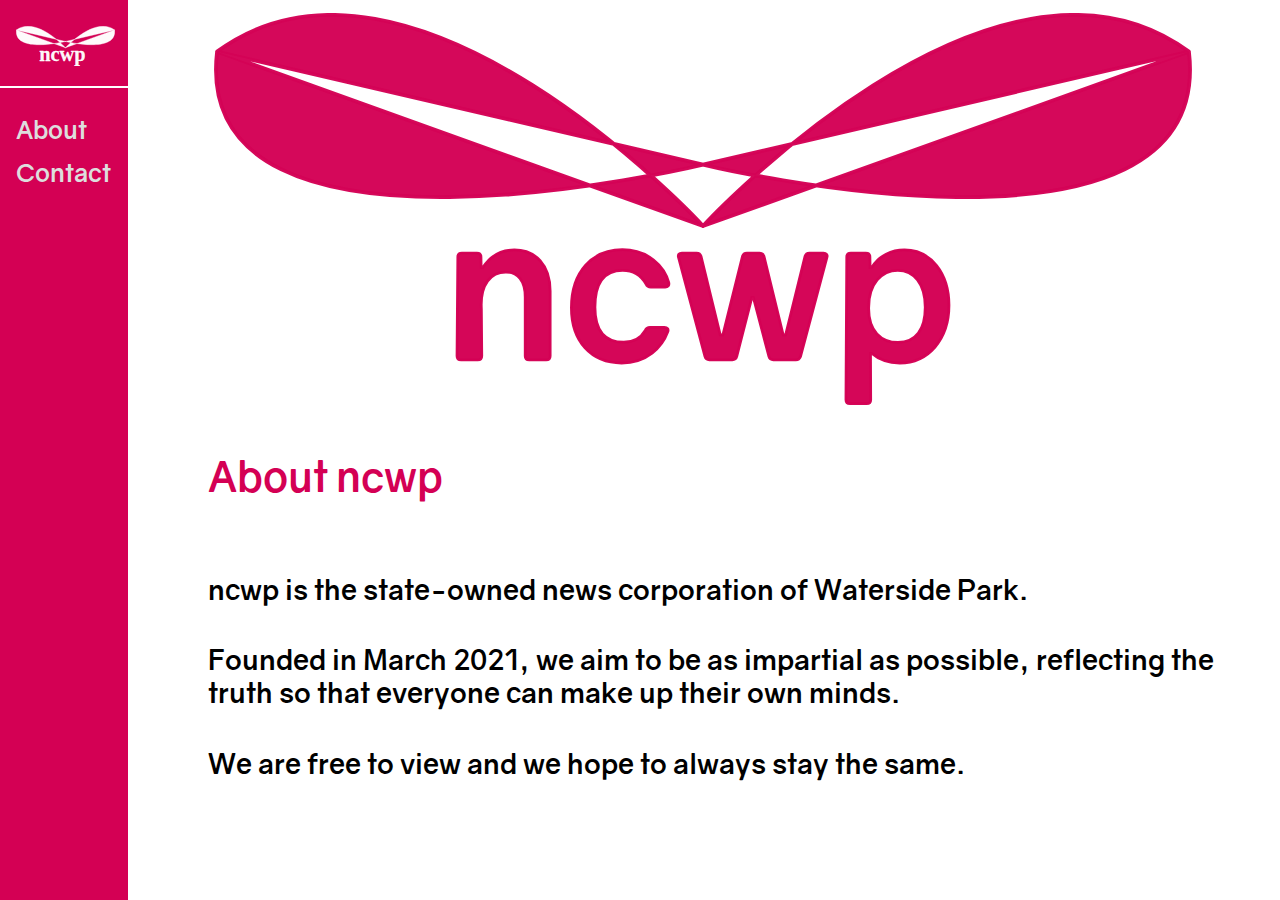
<file: about/index.html>
<!doctype html>
<html lang="en">
  <head>
    <link rel="shortcut icon" type="image/x-icon" href="/favicon.ico">
    <title>ncwp - About</title>
    <link rel="stylesheet" href="/style.css">
    <meta name="viewport" content="width=device-width, initial-scale=1">
  </head>
  <body>

<div class="sidenav">
  <a href="/"><img src="/assets/ncwp.svg" width="95%"></a>
  <hr color="ffffff">
  <a></a>
  <a href="/about">About</a>
  <a href="/contact">Contact</a>
</div>

<div class="main">
  <div class="gallery">
    <img src="/assets/ncwpred.svg" alt="NCWP Logo">
  </div>
  <div class="clear"></div>
  <h2 style="color:#d40054">About ncwp</h2>
  <div class="clear"></div>
  <h4>ncwp is the state-owned news corporation of Waterside Park.</h4>
  <h4>Founded in March 2021, we aim to be as impartial as possible, reflecting the truth so that everyone can make up their own minds.</h4>
  <h4>We are free to view and we hope to always stay the same.</h4>
</div>
</file>
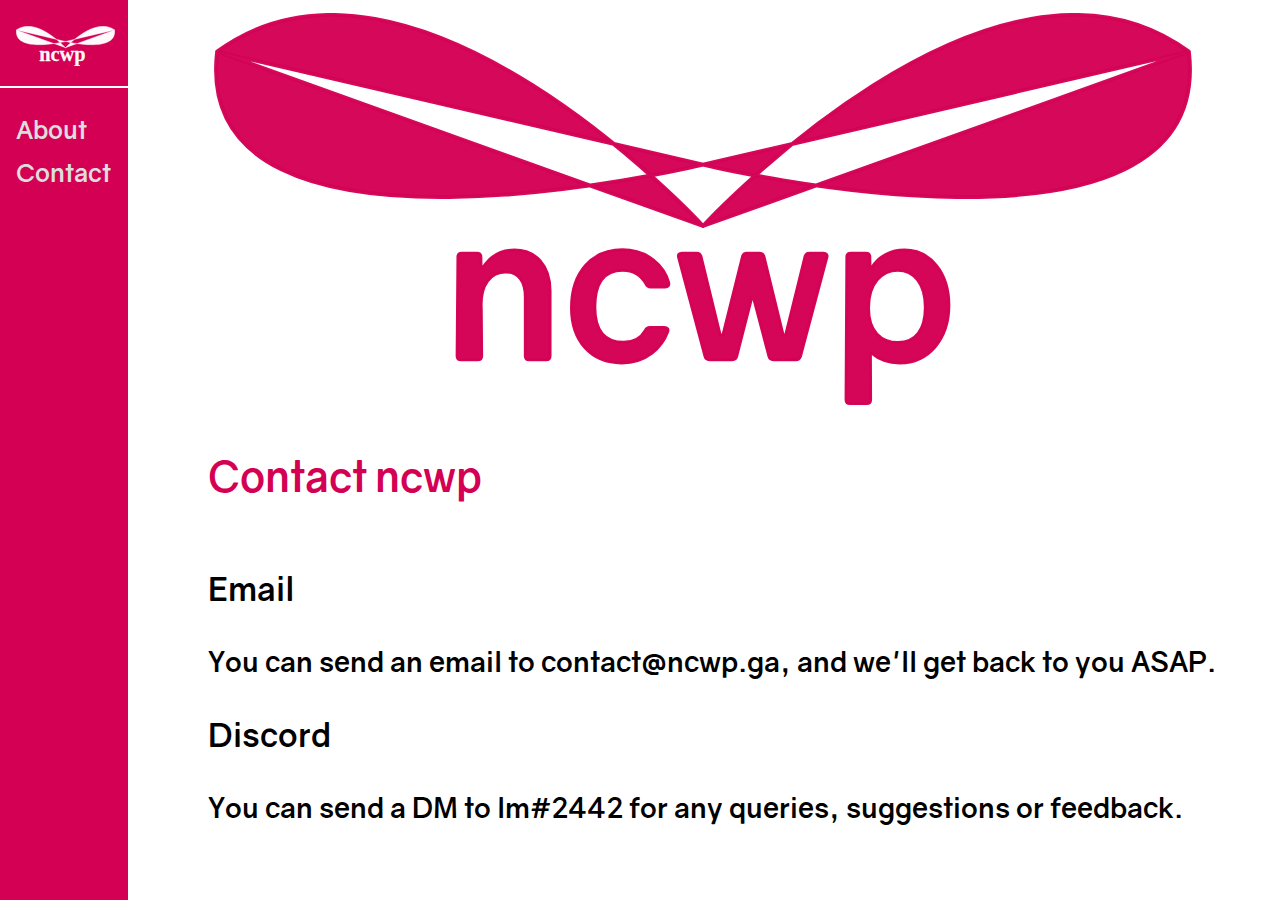
<file: contact/index.html>
<!doctype html>
<html lang="en">
  <head>
    <link rel="shortcut icon" type="image/x-icon" href="/favicon.ico">
    <title>ncwp - contact</title>
    <link rel="stylesheet" href="/style.css">
    <meta name="viewport" content="width=device-width, initial-scale=1">
  </head>
  <body>

<div class="sidenav">
  <a href="/"><img src="/assets/ncwp.svg" width="95%"></a>
  <hr color="ffffff">
  <a></a>
  <a href="/about">About</a>
  <a href="/contact">Contact</a>
</div>

<div class="main">
  <div class="gallery">
    <img src="/assets/ncwpred.svg" alt="NCWP Logo">
  </div>
  <div class="clear"></div>
  <h2 style="color:#d40054">Contact ncwp</h2>
  <div class="clear"></div>
  <h3>Email</h3>
  <h4>You can send an email to contact@ncwp.ga, and we'll get back to you ASAP.</h4>
  <h3>Discord</h3>
  <h4>You can send a DM to lm#2442 for any queries, suggestions or feedback.</h4>
</div>
</file>
<file: style.css>
body {
  font-family: Gravity;
  src: url(/fonts/Gravity-Bold.otf);
}

@font-face {
    font-family: Gravity;
    src: url(/fonts/Gravity-Bold.otf);
}

.sidenav {
  height: 100%;
  width: 10%;
  position: fixed;
  z-index: 1;
  top: 0;
  left: 0;
  background-color: #d40054;
  overflow-x: hidden;
  padding-top: 20px;
  font-family: Gravity;
}

.sidenav a {
  padding: 6px 8px 6px 16px;
  text-decoration: none;
  font-size: 25px;
  color: #dddddd;
  display: block;
  font-family: Gravity;
}

.sidenav a:hover {
  color: #ffffff;
}

.main {
  margin-left: 15%;
  font-size: 28px;
  padding: 0px 10px;
  font-family: Gravity;
}

@media screen and (max-height: 450px) {
  .sidenav {padding-top: 15px;}
  .sidenav a {font-size: 18px;}
}

div.gallery {
  margin: 5px;
  float: left;
  width: 93%;
  font-family: Gravity;
}

div.gallery img {
  width: 100%;
  height: auto;
  font-family: Gravity;
}

div.desc {
  text-align: left;
  font-family: Gravity;
}

.clear {
    clear: both;
    font-family: Gravity;
}
</file>
